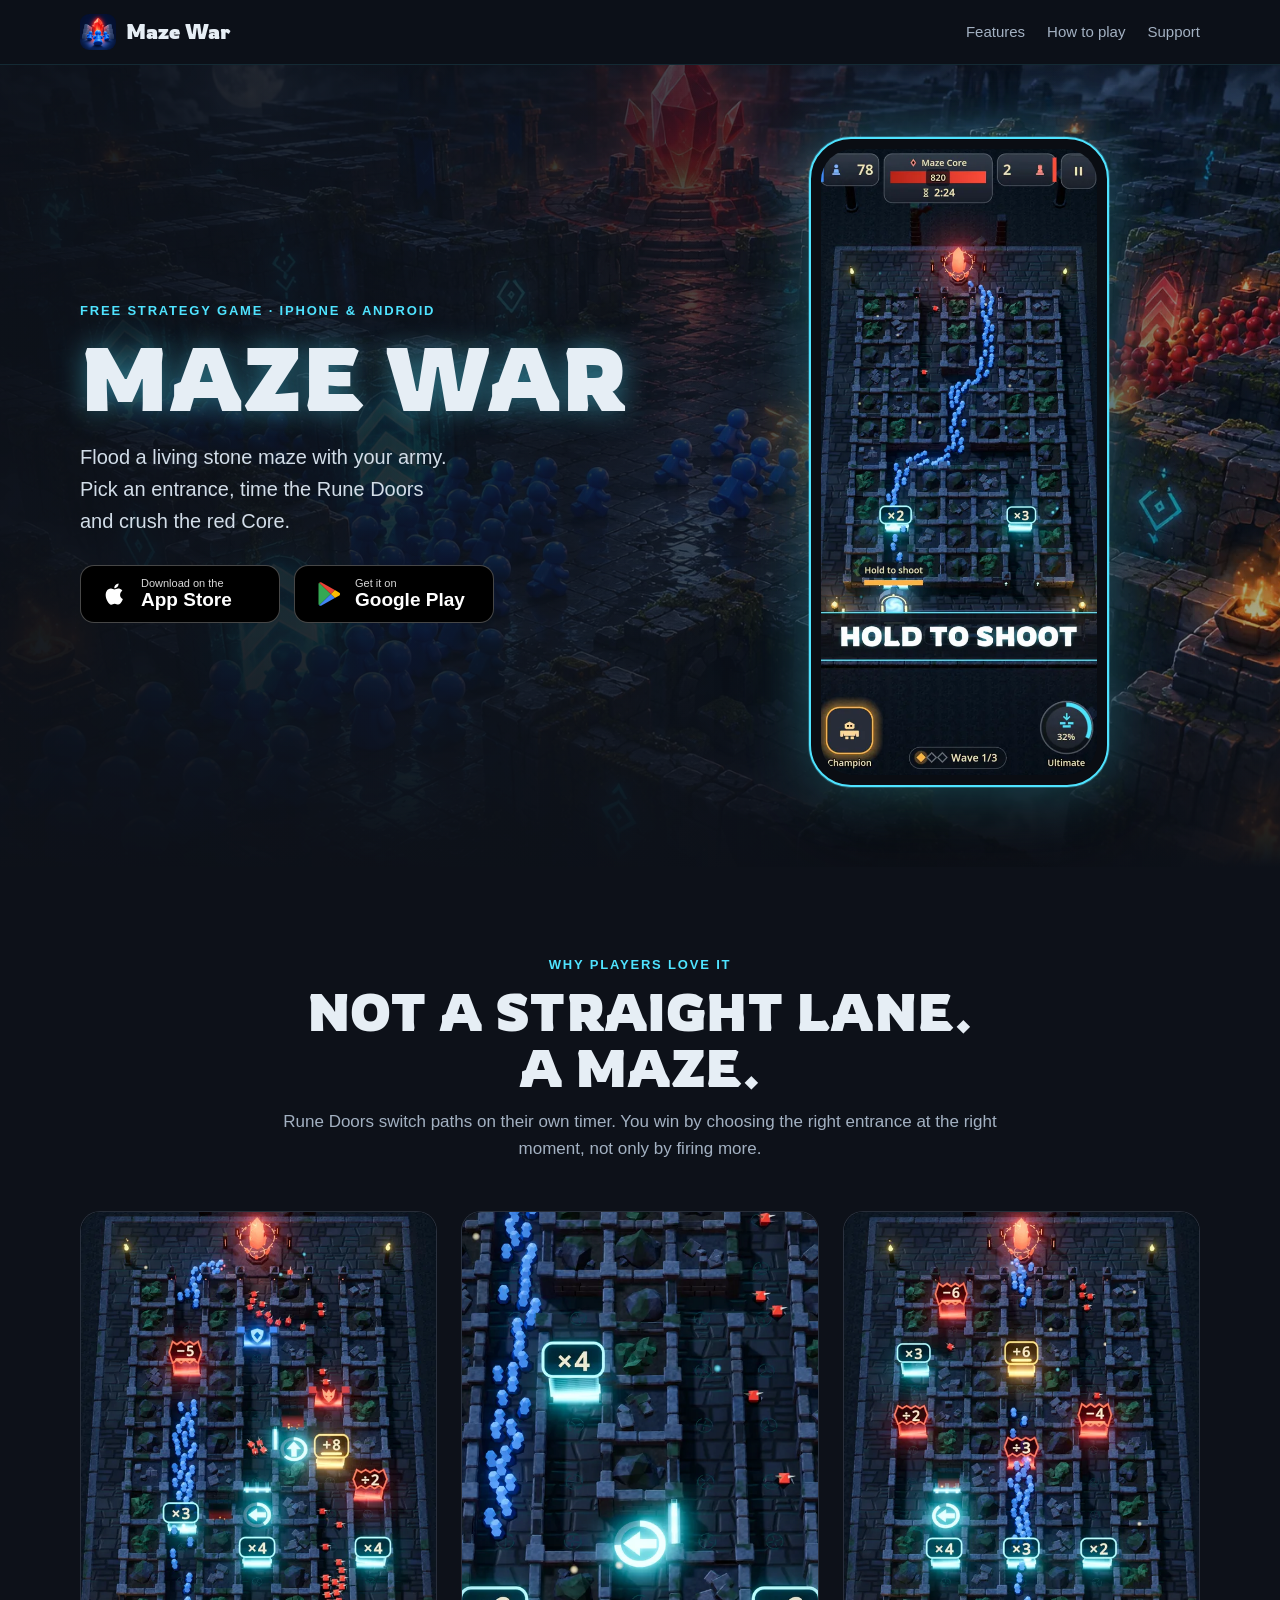
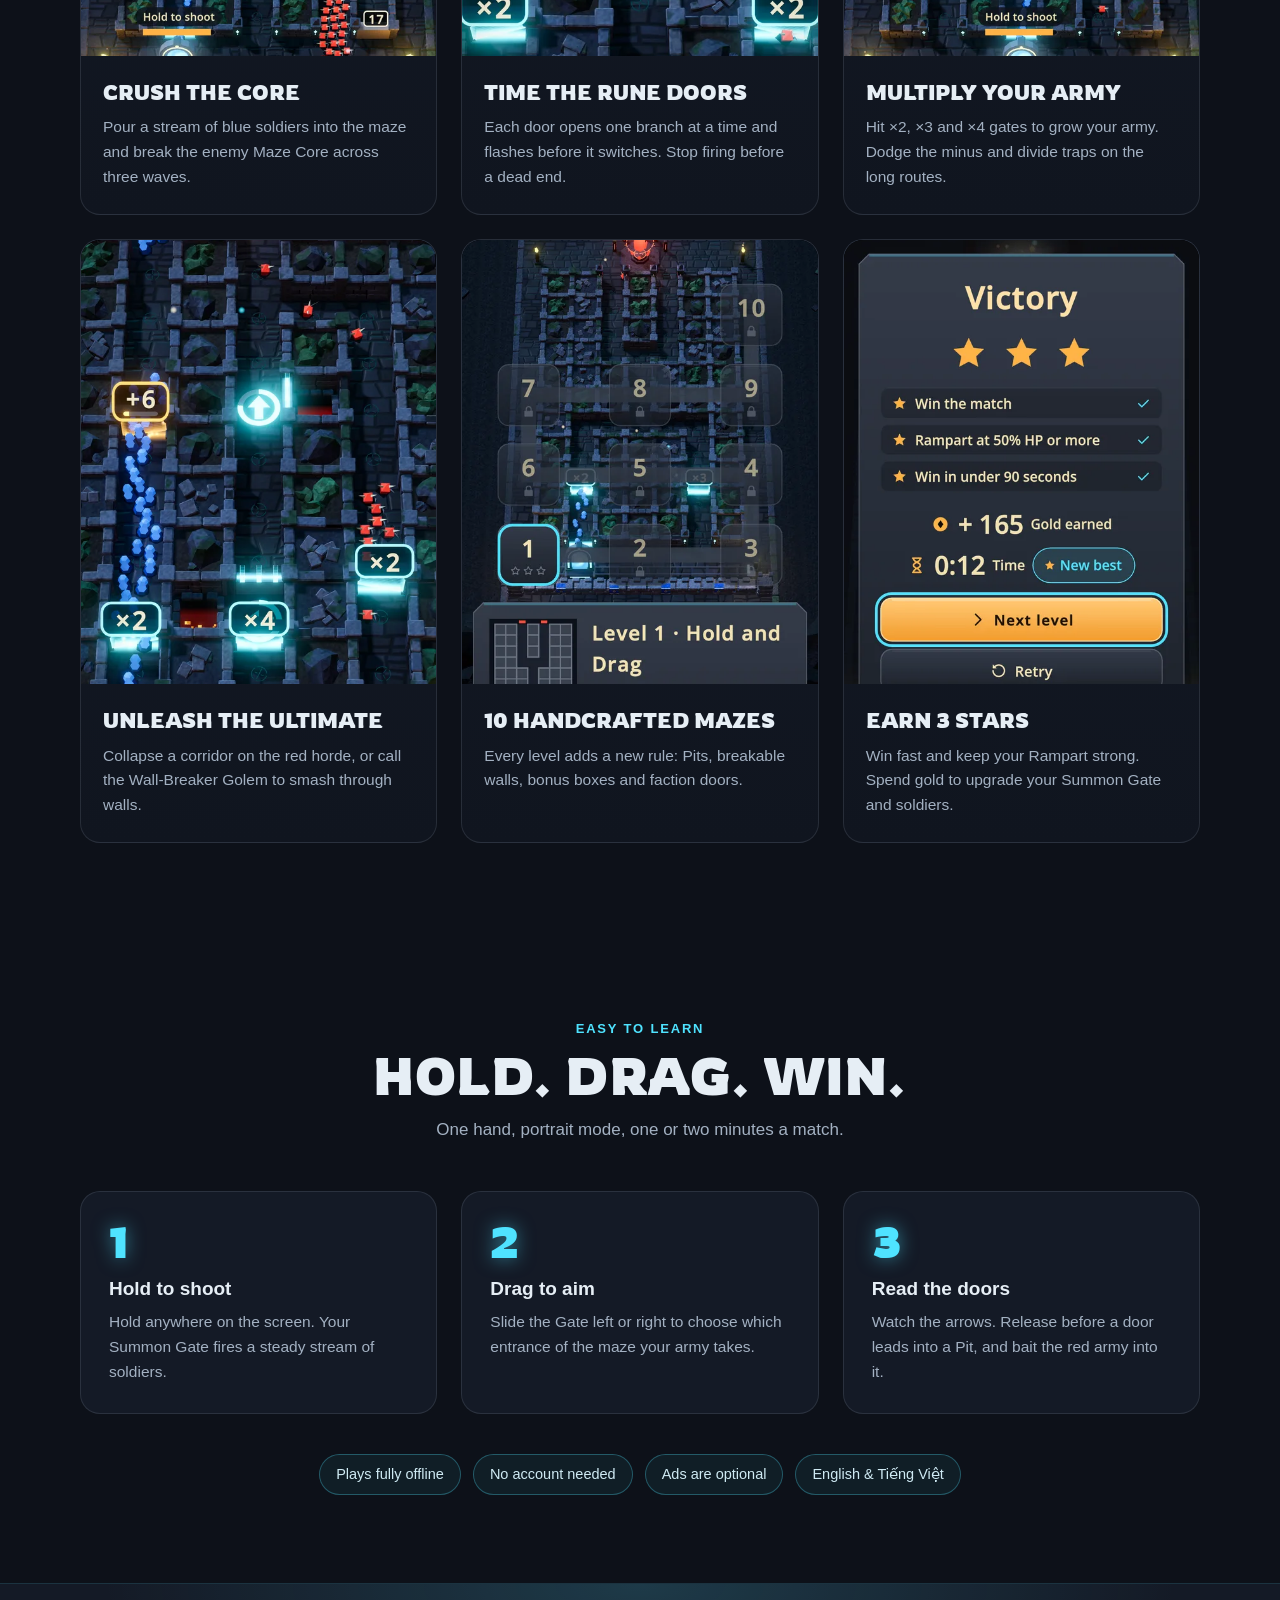
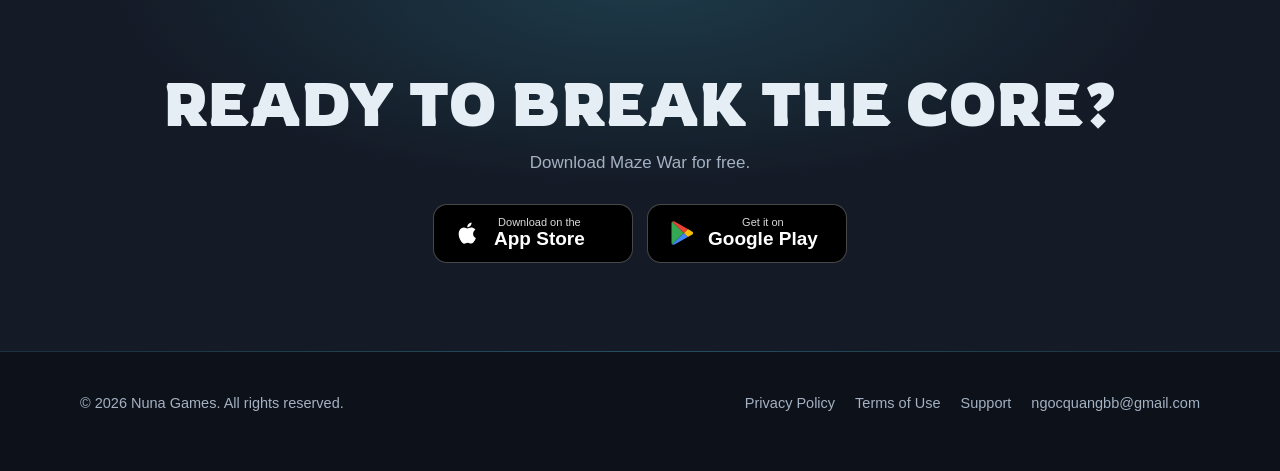
<file: index.html>
<!doctype html>
<html lang="en">
<head>
  <meta charset="utf-8">
  <meta name="viewport" content="width=device-width, initial-scale=1">
  <title>Maze War — Crowd battle in a living maze</title>
  <meta name="description" content="Flood a living stone maze with your army. Read the Rune Doors, hit the ×4 gates and crush the red Core. Free on iPhone and Android.">
  <link rel="canonical" href="https://ngocquang.github.io/game-maze-war-landing/">
  <meta property="og:type" content="website">
  <meta property="og:title" content="Maze War — Crowd battle in a living maze">
  <meta property="og:description" content="Flood a living stone maze with your army. Read the Rune Doors, hit the ×4 gates and crush the red Core. Free on iPhone and Android.">
  <meta property="og:image" content="https://ngocquang.github.io/game-maze-war-landing/assets/img/og.jpg">
  <meta property="og:url" content="https://ngocquang.github.io/game-maze-war-landing/">
  <meta name="twitter:card" content="summary_large_image">
  <meta name="theme-color" content="#0d1119">
  <meta name="apple-itunes-app" content="app-id=6837933106">
  <link rel="icon" href="favicon.png">
  <link rel="apple-touch-icon" href="apple-touch-icon.png">
  <link rel="stylesheet" href="styles.css">
</head>
<body>
  <header class="nav">
    <div class="wrap">
      <a class="brand" href="./"><img src="assets/img/icon-256.png" alt="">Maze War</a>
      <nav class="nav-links">
        <a href="./#features">Features</a>
        <a href="./#how">How to play</a>
        <a href="support.html">Support</a>
      </nav>
    </div>
  </header>

  <main>
    <section class="hero">
      <div class="wrap">
        <div>
          <div class="eyebrow">Free strategy game · iPhone &amp; Android</div>
          <h1 class="display">Maze War</h1>
          <p class="lead">Flood a living stone maze with your army. Pick an entrance, time the Rune Doors and crush the red Core.</p>
          <div class="stores">
          <a class="store" href="https://apps.apple.com/app/id6837933106" rel="noopener"><svg viewBox="0 0 24 24" aria-hidden="true"><path fill="currentColor" d="M16.37 12.6c-.02-2.3 1.88-3.4 1.96-3.46-1.07-1.56-2.73-1.78-3.32-1.8-1.41-.14-2.76.83-3.48.83-.72 0-1.82-.81-3-.79-1.54.02-2.96.9-3.76 2.27-1.6 2.78-.41 6.9 1.15 9.16.76 1.1 1.67 2.34 2.86 2.3 1.15-.05 1.58-.74 2.97-.74 1.38 0 1.77.74 2.98.72 1.23-.02 2.01-1.12 2.76-2.23.87-1.28 1.23-2.52 1.25-2.58-.03-.01-2.4-.92-2.42-3.66zM14.1 5.86c.63-.77 1.06-1.83.94-2.89-.91.04-2.02.61-2.67 1.37-.58.67-1.1 1.76-.96 2.8 1.02.08 2.06-.52 2.69-1.28z"/></svg><span><small>Download on the</small><b>App Store</b></span></a>
          <a class="store" href="https://play.google.com/store/apps/details?id=com.nuna.mazewar" rel="noopener"><svg viewBox="0 0 24 24" aria-hidden="true"><path fill="#34A853" d="M3.6 2.3 13.5 12l-9.9 9.7c-.35-.2-.6-.6-.6-1.1V3.4c0-.5.25-.9.6-1.1z"/><path fill="#FBBC04" d="m17 8.6-3.5 3.4L17 15.4l3.9-2.2c.8-.5.8-1.7 0-2.2L17 8.6z"/><path fill="#4285F4" d="M3.6 21.7 13.5 12l3.5 3.4L5.2 22c-.6.3-1.2.2-1.6-.3z"/><path fill="#EA4335" d="M3.6 2.3c.4-.5 1-.6 1.6-.3L17 8.6 13.5 12 3.6 2.3z"/></svg><span><small>Get it on</small><b>Google Play</b></span></a>
        </div>
        </div>
        <div class="phone">
          <video src="assets/video/preview-en.mp4" poster="assets/img/poster.webp" autoplay muted loop playsinline preload="metadata" aria-label="Maze War gameplay video"></video>
        </div>
      </div>
    </section>

    <section id="features">
      <div class="wrap">
        <div class="section-head reveal">
          <div class="eyebrow">Why players love it</div>
          <h2 class="display">Not a straight lane. A maze.</h2>
          <p>Rune Doors switch paths on their own timer. You win by choosing the right entrance at the right moment, not only by firing more.</p>
        </div>
        <div class="features">
        <article class="card reveal">
          <div class="shot"><img src="assets/img/en-s-l9-st300.webp" alt="Crush the Core — Maze War gameplay" loading="lazy" width="560" height="1216"></div>
          <div class="body"><h3>Crush the Core</h3><p>Pour a stream of blue soldiers into the maze and break the enemy Maze Core across three waves.</p></div>
        </article>
        <article class="card reveal">
          <div class="shot"><img src="assets/img/en-z-l1-w12-z18.webp" alt="Time the Rune Doors — Maze War gameplay" loading="lazy" width="560" height="1216"></div>
          <div class="body"><h3>Time the Rune Doors</h3><p>Each door opens one branch at a time and flashes before it switches. Stop firing before a dead end.</p></div>
        </article>
        <article class="card reveal">
          <div class="shot"><img src="assets/img/en-s-l6-st250.webp" alt="Multiply your army — Maze War gameplay" loading="lazy" width="560" height="1216"></div>
          <div class="body"><h3>Multiply your army</h3><p>Hit ×2, ×3 and ×4 gates to grow your army. Dodge the minus and divide traps on the long routes.</p></div>
        </article>
        <article class="card reveal">
          <div class="shot"><img src="assets/img/en-z-l7-w25-z16.webp" alt="Unleash the Ultimate — Maze War gameplay" loading="lazy" width="560" height="1216"></div>
          <div class="body"><h3>Unleash the Ultimate</h3><p>Collapse a corridor on the red horde, or call the Wall-Breaker Golem to smash through walls.</p></div>
        </article>
        <article class="card reveal">
          <div class="shot"><img src="assets/img/en-u-map.webp" alt="10 handcrafted mazes — Maze War gameplay" loading="lazy" width="560" height="1216"></div>
          <div class="body"><h3>10 handcrafted mazes</h3><p>Every level adds a new rule: Pits, breakable walls, bonus boxes and faction doors.</p></div>
        </article>
        <article class="card reveal">
          <div class="shot"><img src="assets/img/en-u-win.webp" alt="Earn 3 stars — Maze War gameplay" loading="lazy" width="560" height="1216"></div>
          <div class="body"><h3>Earn 3 stars</h3><p>Win fast and keep your Rampart strong. Spend gold to upgrade your Summon Gate and soldiers.</p></div>
        </article>
        </div>
      </div>
    </section>

    <section id="how">
      <div class="wrap">
        <div class="section-head reveal">
          <div class="eyebrow">Easy to learn</div>
          <h2 class="display">Hold. Drag. Win.</h2>
          <p>One hand, portrait mode, one or two minutes a match.</p>
        </div>
        <div class="steps">
          <div class="step reveal"><h3>Hold to shoot</h3><p>Hold anywhere on the screen. Your Summon Gate fires a steady stream of soldiers.</p></div>
          <div class="step reveal"><h3>Drag to aim</h3><p>Slide the Gate left or right to choose which entrance of the maze your army takes.</p></div>
          <div class="step reveal"><h3>Read the doors</h3><p>Watch the arrows. Release before a door leads into a Pit, and bait the red army into it.</p></div>
        </div>
        <div class="facts reveal">
          <span class="fact">Plays fully offline</span>
          <span class="fact">No account needed</span>
          <span class="fact">Ads are optional</span>
          <span class="fact">English &amp; Tiếng Việt</span>
        </div>
      </div>
    </section>

    <section class="cta">
      <div class="wrap reveal">
        <h2 class="display">Ready to break the Core?</h2>
        <p>Download Maze War for free.</p>
        <div class="stores">
          <a class="store" href="https://apps.apple.com/app/id6837933106" rel="noopener"><svg viewBox="0 0 24 24" aria-hidden="true"><path fill="currentColor" d="M16.37 12.6c-.02-2.3 1.88-3.4 1.96-3.46-1.07-1.56-2.73-1.78-3.32-1.8-1.41-.14-2.76.83-3.48.83-.72 0-1.82-.81-3-.79-1.54.02-2.96.9-3.76 2.27-1.6 2.78-.41 6.9 1.15 9.16.76 1.1 1.67 2.34 2.86 2.3 1.15-.05 1.58-.74 2.97-.74 1.38 0 1.77.74 2.98.72 1.23-.02 2.01-1.12 2.76-2.23.87-1.28 1.23-2.52 1.25-2.58-.03-.01-2.4-.92-2.42-3.66zM14.1 5.86c.63-.77 1.06-1.83.94-2.89-.91.04-2.02.61-2.67 1.37-.58.67-1.1 1.76-.96 2.8 1.02.08 2.06-.52 2.69-1.28z"/></svg><span><small>Download on the</small><b>App Store</b></span></a>
          <a class="store" href="https://play.google.com/store/apps/details?id=com.nuna.mazewar" rel="noopener"><svg viewBox="0 0 24 24" aria-hidden="true"><path fill="#34A853" d="M3.6 2.3 13.5 12l-9.9 9.7c-.35-.2-.6-.6-.6-1.1V3.4c0-.5.25-.9.6-1.1z"/><path fill="#FBBC04" d="m17 8.6-3.5 3.4L17 15.4l3.9-2.2c.8-.5.8-1.7 0-2.2L17 8.6z"/><path fill="#4285F4" d="M3.6 21.7 13.5 12l3.5 3.4L5.2 22c-.6.3-1.2.2-1.6-.3z"/><path fill="#EA4335" d="M3.6 2.3c.4-.5 1-.6 1.6-.3L17 8.6 13.5 12 3.6 2.3z"/></svg><span><small>Get it on</small><b>Google Play</b></span></a>
        </div>
      </div>
    </section>
  </main>
  <footer>
    <div class="wrap">
      <span>© 2026 Nuna Games. All rights reserved.</span>
      <nav>
        <a href="privacy.html">Privacy Policy</a>
        <a href="terms.html">Terms of Use</a>
        <a href="support.html">Support</a>
        <a href="mailto:ngocquangbb@gmail.com">ngocquangbb@gmail.com</a>
      </nav>
    </div>
  </footer>
  <script src="site.js" defer></script>
</body>
</html>
</file>
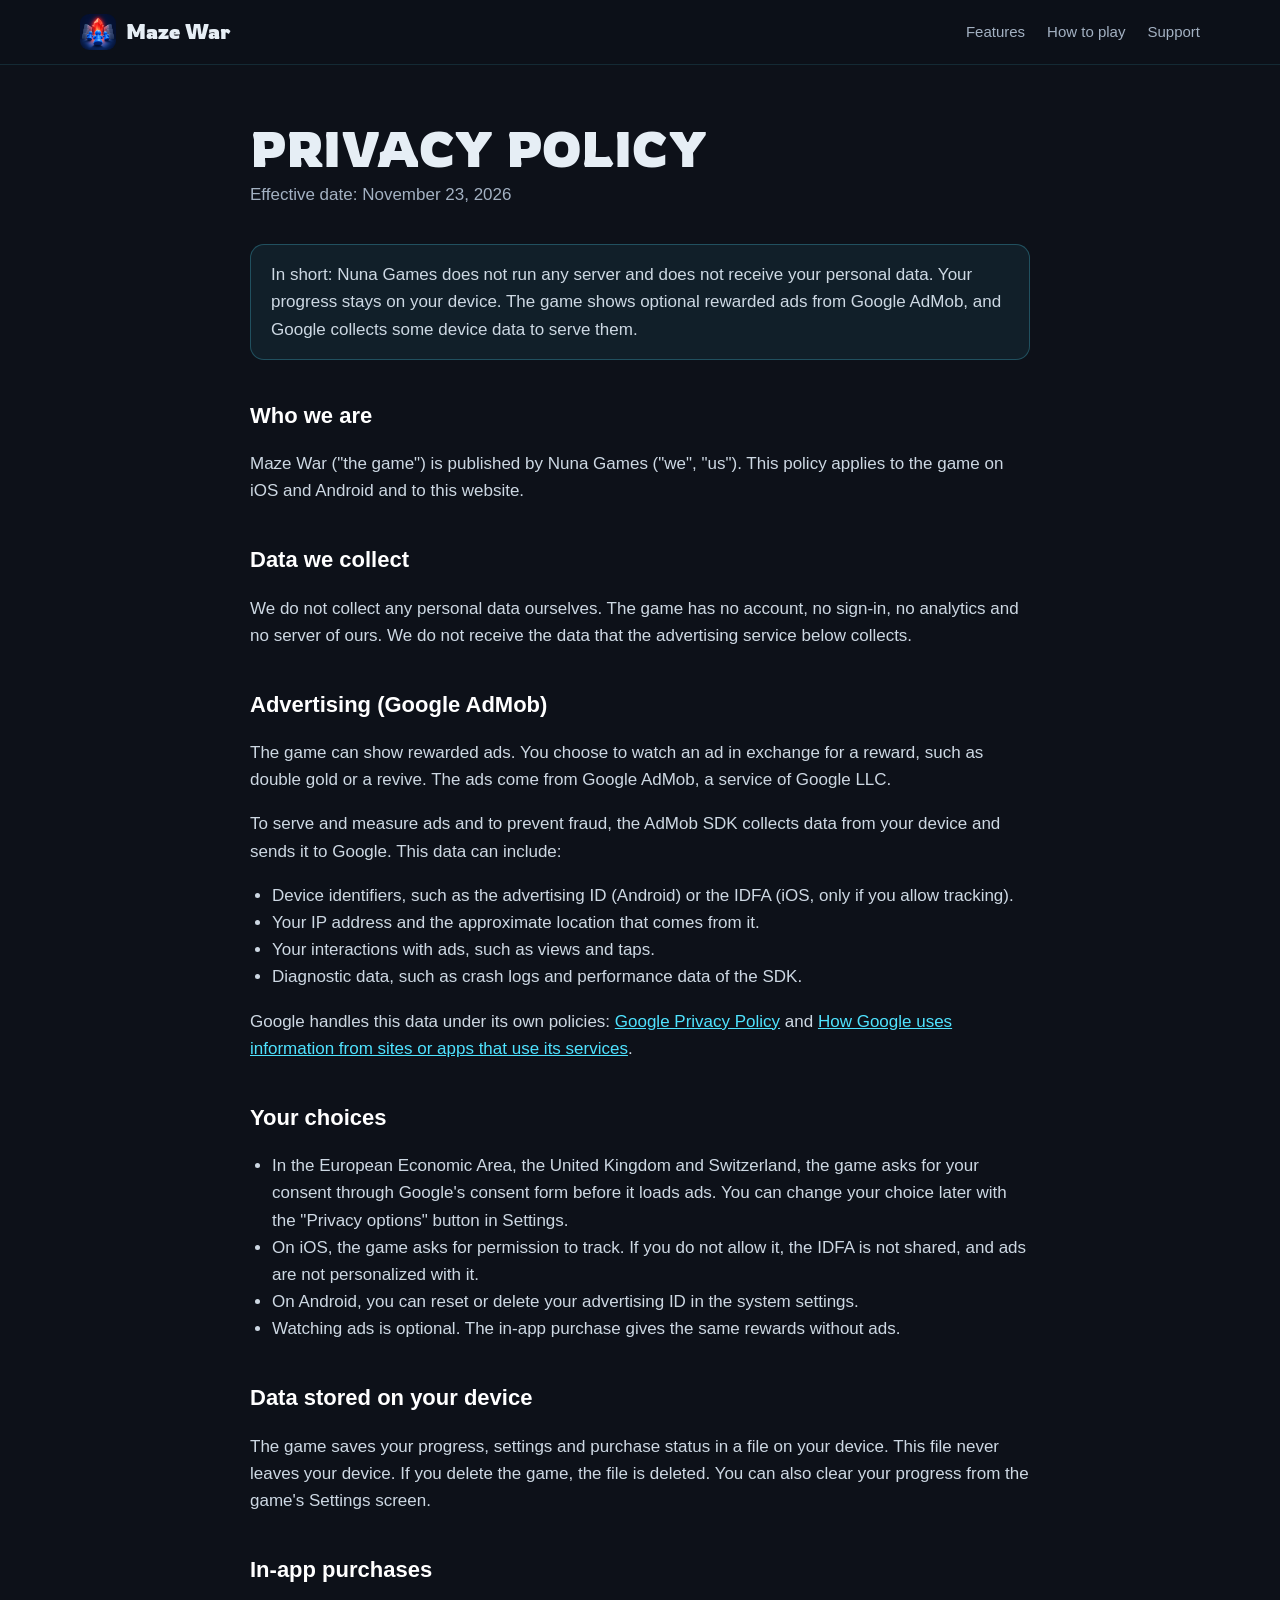
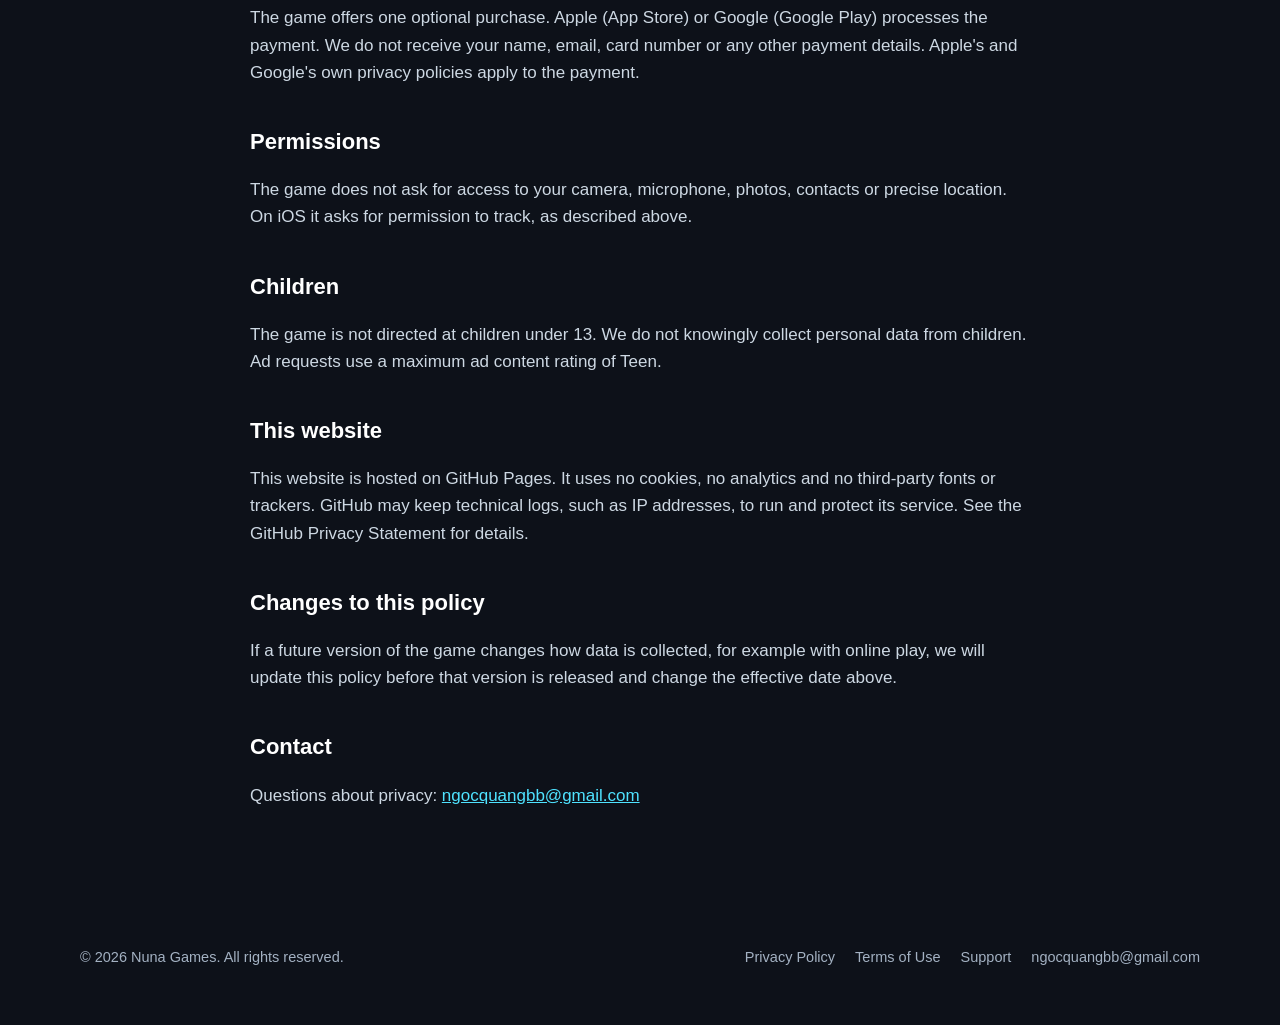
<file: privacy.html>
<!doctype html>
<html lang="en">
<head>
  <meta charset="utf-8">
  <meta name="viewport" content="width=device-width, initial-scale=1">
  <title>Privacy Policy — Maze War</title>
  <meta name="description" content="How Maze War handles your information, including the rewarded ads served by Google AdMob.">
  <link rel="canonical" href="https://ngocquang.github.io/game-maze-war-landing/privacy.html">
  <meta property="og:type" content="website">
  <meta property="og:title" content="Privacy Policy — Maze War">
  <meta property="og:description" content="How Maze War handles your information, including the rewarded ads served by Google AdMob.">
  <meta property="og:image" content="https://ngocquang.github.io/game-maze-war-landing/assets/img/og.jpg">
  <meta property="og:url" content="https://ngocquang.github.io/game-maze-war-landing/privacy.html">
  <meta name="twitter:card" content="summary_large_image">
  <meta name="theme-color" content="#0d1119">
  <meta name="apple-itunes-app" content="app-id=6837933106">
  <link rel="icon" href="favicon.png">
  <link rel="apple-touch-icon" href="apple-touch-icon.png">
  <link rel="stylesheet" href="styles.css">
</head>
<body>
  <header class="nav">
    <div class="wrap">
      <a class="brand" href="./"><img src="assets/img/icon-256.png" alt="">Maze War</a>
      <nav class="nav-links">
        <a href="./#features">Features</a>
        <a href="./#how">How to play</a>
        <a href="support.html">Support</a>
      </nav>
    </div>
  </header>

  <main class="doc">
    <div class="wrap">
      <h1 class="display">Privacy Policy</h1>
      <p class="meta">Effective date: November 23, 2026</p>
      <p class="note">In short: Nuna Games does not run any server and does not receive your personal data. Your progress stays on your device. The game shows optional rewarded ads from Google AdMob, and Google collects some device data to serve them.</p>

      <h2>Who we are</h2>
      <p>Maze War ("the game") is published by Nuna Games ("we", "us"). This policy applies to the game on iOS and Android and to this website.</p>

      <h2>Data we collect</h2>
      <p>We do not collect any personal data ourselves. The game has no account, no sign-in, no analytics and no server of ours. We do not receive the data that the advertising service below collects.</p>

      <h2>Advertising (Google AdMob)</h2>
      <p>The game can show rewarded ads. You choose to watch an ad in exchange for a reward, such as double gold or a revive. The ads come from Google AdMob, a service of Google LLC.</p>
      <p>To serve and measure ads and to prevent fraud, the AdMob SDK collects data from your device and sends it to Google. This data can include:</p>
      <ul>
        <li>Device identifiers, such as the advertising ID (Android) or the IDFA (iOS, only if you allow tracking).</li>
        <li>Your IP address and the approximate location that comes from it.</li>
        <li>Your interactions with ads, such as views and taps.</li>
        <li>Diagnostic data, such as crash logs and performance data of the SDK.</li>
      </ul>
      <p>Google handles this data under its own policies: <a href="https://policies.google.com/privacy" rel="noopener">Google Privacy Policy</a> and <a href="https://policies.google.com/technologies/partner-sites" rel="noopener">How Google uses information from sites or apps that use its services</a>.</p>

      <h2>Your choices</h2>
      <ul>
        <li>In the European Economic Area, the United Kingdom and Switzerland, the game asks for your consent through Google's consent form before it loads ads. You can change your choice later with the "Privacy options" button in Settings.</li>
        <li>On iOS, the game asks for permission to track. If you do not allow it, the IDFA is not shared, and ads are not personalized with it.</li>
        <li>On Android, you can reset or delete your advertising ID in the system settings.</li>
        <li>Watching ads is optional. The in-app purchase gives the same rewards without ads.</li>
      </ul>

      <h2>Data stored on your device</h2>
      <p>The game saves your progress, settings and purchase status in a file on your device. This file never leaves your device. If you delete the game, the file is deleted. You can also clear your progress from the game's Settings screen.</p>

      <h2>In-app purchases</h2>
      <p>The game offers one optional purchase. Apple (App Store) or Google (Google Play) processes the payment. We do not receive your name, email, card number or any other payment details. Apple's and Google's own privacy policies apply to the payment.</p>

      <h2>Permissions</h2>
      <p>The game does not ask for access to your camera, microphone, photos, contacts or precise location. On iOS it asks for permission to track, as described above.</p>

      <h2>Children</h2>
      <p>The game is not directed at children under 13. We do not knowingly collect personal data from children. Ad requests use a maximum ad content rating of Teen.</p>

      <h2>This website</h2>
      <p>This website is hosted on GitHub Pages. It uses no cookies, no analytics and no third-party fonts or trackers. GitHub may keep technical logs, such as IP addresses, to run and protect its service. See the GitHub Privacy Statement for details.</p>

      <h2>Changes to this policy</h2>
      <p>If a future version of the game changes how data is collected, for example with online play, we will update this policy before that version is released and change the effective date above.</p>

      <h2>Contact</h2>
      <p>Questions about privacy: <a href="mailto:ngocquangbb@gmail.com">ngocquangbb@gmail.com</a></p>
    </div>
  </main>
  <footer>
    <div class="wrap">
      <span>© 2026 Nuna Games. All rights reserved.</span>
      <nav>
        <a href="privacy.html">Privacy Policy</a>
        <a href="terms.html">Terms of Use</a>
        <a href="support.html">Support</a>
        <a href="mailto:ngocquangbb@gmail.com">ngocquangbb@gmail.com</a>
      </nav>
    </div>
  </footer>
  <script src="site.js" defer></script>
</body>
</html>
</file>
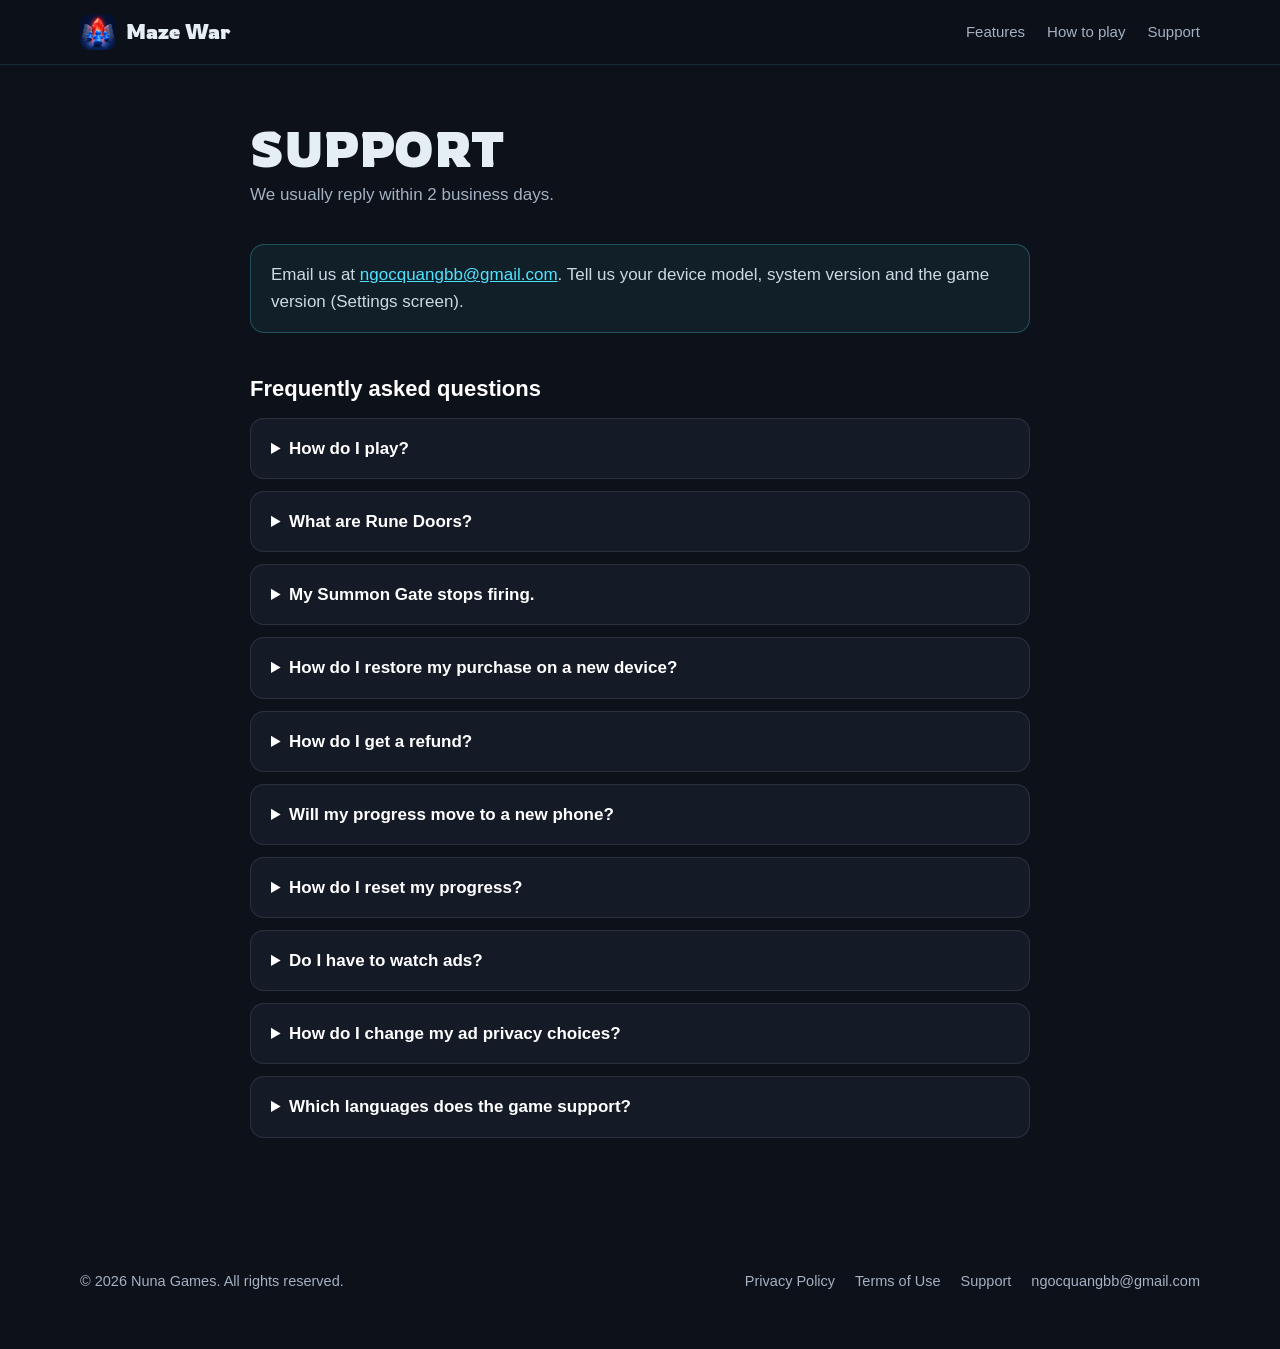
<file: support.html>
<!doctype html>
<html lang="en">
<head>
  <meta charset="utf-8">
  <meta name="viewport" content="width=device-width, initial-scale=1">
  <title>Support — Maze War</title>
  <meta name="description" content="Help for Maze War: restore purchases, progress and contact.">
  <link rel="canonical" href="https://ngocquang.github.io/game-maze-war-landing/support.html">
  <meta property="og:type" content="website">
  <meta property="og:title" content="Support — Maze War">
  <meta property="og:description" content="Help for Maze War: restore purchases, progress and contact.">
  <meta property="og:image" content="https://ngocquang.github.io/game-maze-war-landing/assets/img/og.jpg">
  <meta property="og:url" content="https://ngocquang.github.io/game-maze-war-landing/support.html">
  <meta name="twitter:card" content="summary_large_image">
  <meta name="theme-color" content="#0d1119">
  <meta name="apple-itunes-app" content="app-id=6837933106">
  <link rel="icon" href="favicon.png">
  <link rel="apple-touch-icon" href="apple-touch-icon.png">
  <link rel="stylesheet" href="styles.css">
</head>
<body>
  <header class="nav">
    <div class="wrap">
      <a class="brand" href="./"><img src="assets/img/icon-256.png" alt="">Maze War</a>
      <nav class="nav-links">
        <a href="./#features">Features</a>
        <a href="./#how">How to play</a>
        <a href="support.html">Support</a>
      </nav>
    </div>
  </header>

  <main class="doc">
    <div class="wrap">
      <h1 class="display">Support</h1>
      <p class="meta">We usually reply within 2 business days.</p>
      <p class="note">Email us at <a href="mailto:ngocquangbb@gmail.com?subject=Maze%20War%20support">ngocquangbb@gmail.com</a>. Tell us your device model, system version and the game version (Settings screen).</p>

      <div class="faq">
        <h2>Frequently asked questions</h2>
        <details><summary>How do I play?</summary><p>Hold anywhere on the screen to fire soldiers from your Summon Gate. Drag left or right to choose an entrance of the maze. Send your army through multiplier gates and break the red Maze Core before time runs out.</p></details>
        <details><summary>What are Rune Doors?</summary><p>A Rune Door opens one branch at a time and switches on its own timer. It flashes 1.5 seconds before it switches, and its arrow always shows the open branch. Stop firing before a door leads your soldiers into a dead end.</p></details>
        <details><summary>My Summon Gate stops firing.</summary><p>The Gate overheats when you fire for too long. Release your finger to cool it down, then hold again.</p></details>
        <details><summary>How do I restore my purchase on a new device?</summary><p>Open Settings and tap "Restore purchases". Use the same Apple ID or Google account that you used to buy.</p></details>
        <details><summary>How do I get a refund?</summary><p>Payments go through Apple or Google. Ask for a refund at reportaproblem.apple.com (iPhone) or in Google Play under Payments &amp; subscriptions (Android).</p></details>
        <details><summary>Will my progress move to a new phone?</summary><p>No. Progress is saved only on your device, and the game has no account or cloud save in this version. Your purchase can be restored on a new device.</p></details>
        <details><summary>How do I reset my progress?</summary><p>Open Settings and tap "Reset progress", then confirm. Your settings are kept.</p></details>
        <details><summary>Do I have to watch ads?</summary><p>No. Ads are optional. You can watch a short ad to double your gold or to revive the Rampart. The Instant Rewards Pack gives the same rewards without ads.</p></details>
        <details><summary>How do I change my ad privacy choices?</summary><p>Open Settings and tap "Privacy options". This button shows only in regions where a consent choice is required.</p></details>
        <details><summary>Which languages does the game support?</summary><p>English and Vietnamese. The game follows your device language, and you can change it in Settings.</p></details>
      </div>
    </div>
  </main>
  <footer>
    <div class="wrap">
      <span>© 2026 Nuna Games. All rights reserved.</span>
      <nav>
        <a href="privacy.html">Privacy Policy</a>
        <a href="terms.html">Terms of Use</a>
        <a href="support.html">Support</a>
        <a href="mailto:ngocquangbb@gmail.com">ngocquangbb@gmail.com</a>
      </nav>
    </div>
  </footer>
  <script src="site.js" defer></script>
</body>
</html>
</file>
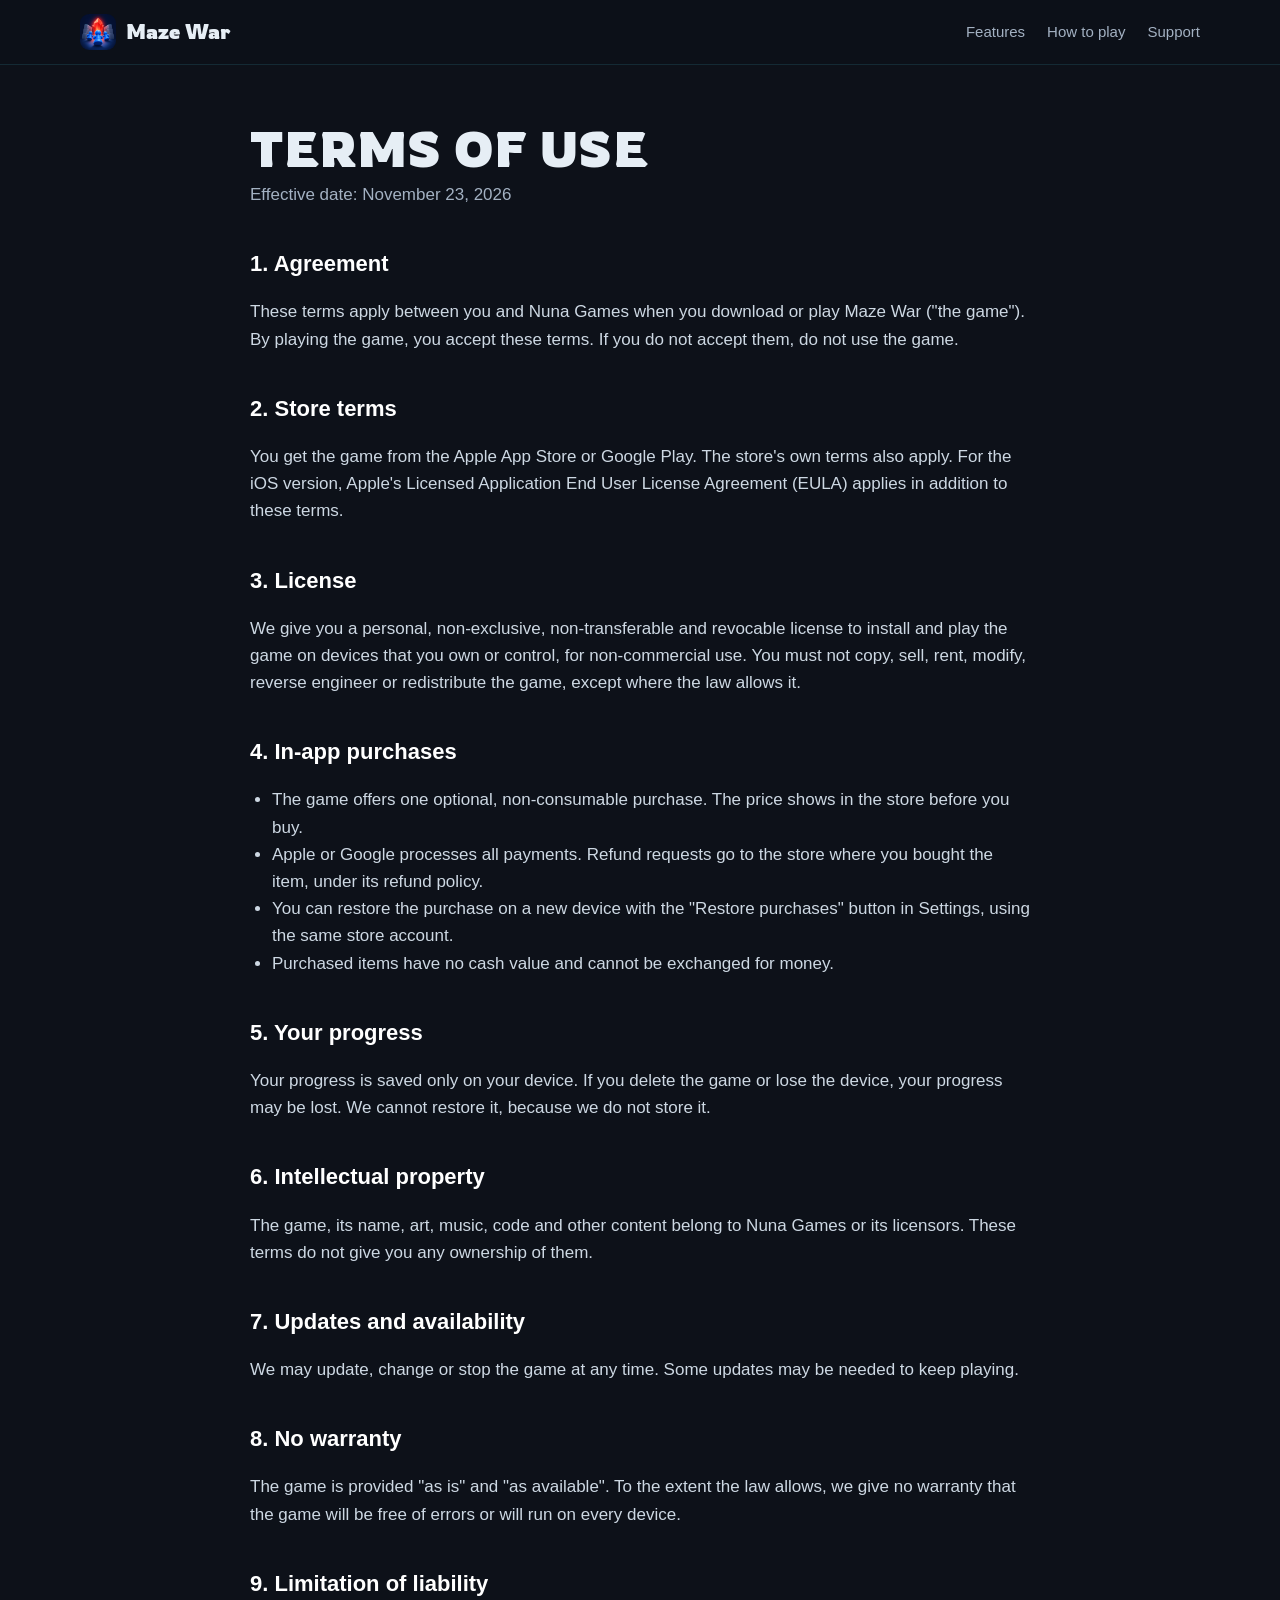
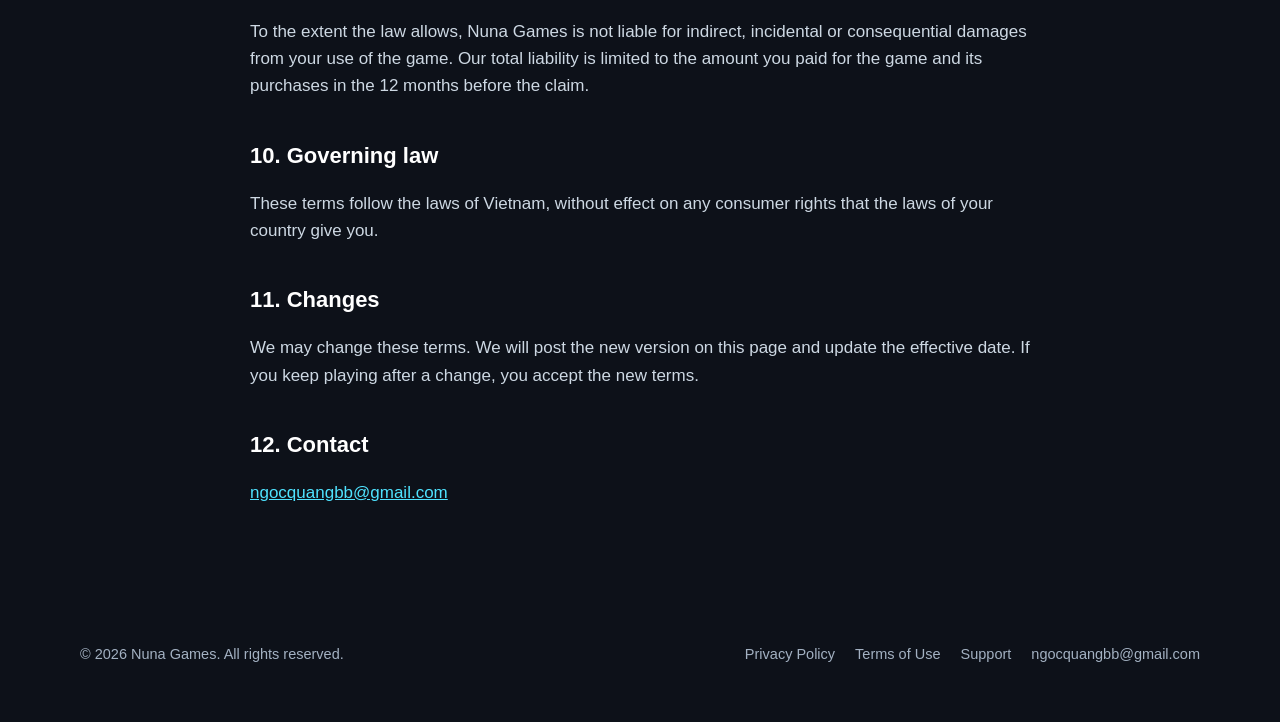
<file: terms.html>
<!doctype html>
<html lang="en">
<head>
  <meta charset="utf-8">
  <meta name="viewport" content="width=device-width, initial-scale=1">
  <title>Terms of Use — Maze War</title>
  <meta name="description" content="The terms that apply when you download and play Maze War.">
  <link rel="canonical" href="https://ngocquang.github.io/game-maze-war-landing/terms.html">
  <meta property="og:type" content="website">
  <meta property="og:title" content="Terms of Use — Maze War">
  <meta property="og:description" content="The terms that apply when you download and play Maze War.">
  <meta property="og:image" content="https://ngocquang.github.io/game-maze-war-landing/assets/img/og.jpg">
  <meta property="og:url" content="https://ngocquang.github.io/game-maze-war-landing/terms.html">
  <meta name="twitter:card" content="summary_large_image">
  <meta name="theme-color" content="#0d1119">
  <meta name="apple-itunes-app" content="app-id=6837933106">
  <link rel="icon" href="favicon.png">
  <link rel="apple-touch-icon" href="apple-touch-icon.png">
  <link rel="stylesheet" href="styles.css">
</head>
<body>
  <header class="nav">
    <div class="wrap">
      <a class="brand" href="./"><img src="assets/img/icon-256.png" alt="">Maze War</a>
      <nav class="nav-links">
        <a href="./#features">Features</a>
        <a href="./#how">How to play</a>
        <a href="support.html">Support</a>
      </nav>
    </div>
  </header>

  <main class="doc">
    <div class="wrap">
      <h1 class="display">Terms of Use</h1>
      <p class="meta">Effective date: November 23, 2026</p>

      <h2>1. Agreement</h2>
      <p>These terms apply between you and Nuna Games when you download or play Maze War ("the game"). By playing the game, you accept these terms. If you do not accept them, do not use the game.</p>

      <h2>2. Store terms</h2>
      <p>You get the game from the Apple App Store or Google Play. The store's own terms also apply. For the iOS version, Apple's Licensed Application End User License Agreement (EULA) applies in addition to these terms.</p>

      <h2>3. License</h2>
      <p>We give you a personal, non-exclusive, non-transferable and revocable license to install and play the game on devices that you own or control, for non-commercial use. You must not copy, sell, rent, modify, reverse engineer or redistribute the game, except where the law allows it.</p>

      <h2>4. In-app purchases</h2>
      <ul>
        <li>The game offers one optional, non-consumable purchase. The price shows in the store before you buy.</li>
        <li>Apple or Google processes all payments. Refund requests go to the store where you bought the item, under its refund policy.</li>
        <li>You can restore the purchase on a new device with the "Restore purchases" button in Settings, using the same store account.</li>
        <li>Purchased items have no cash value and cannot be exchanged for money.</li>
      </ul>

      <h2>5. Your progress</h2>
      <p>Your progress is saved only on your device. If you delete the game or lose the device, your progress may be lost. We cannot restore it, because we do not store it.</p>

      <h2>6. Intellectual property</h2>
      <p>The game, its name, art, music, code and other content belong to Nuna Games or its licensors. These terms do not give you any ownership of them.</p>

      <h2>7. Updates and availability</h2>
      <p>We may update, change or stop the game at any time. Some updates may be needed to keep playing.</p>

      <h2>8. No warranty</h2>
      <p>The game is provided "as is" and "as available". To the extent the law allows, we give no warranty that the game will be free of errors or will run on every device.</p>

      <h2>9. Limitation of liability</h2>
      <p>To the extent the law allows, Nuna Games is not liable for indirect, incidental or consequential damages from your use of the game. Our total liability is limited to the amount you paid for the game and its purchases in the 12 months before the claim.</p>

      <h2>10. Governing law</h2>
      <p>These terms follow the laws of Vietnam, without effect on any consumer rights that the laws of your country give you.</p>

      <h2>11. Changes</h2>
      <p>We may change these terms. We will post the new version on this page and update the effective date. If you keep playing after a change, you accept the new terms.</p>

      <h2>12. Contact</h2>
      <p><a href="mailto:ngocquangbb@gmail.com">ngocquangbb@gmail.com</a></p>
    </div>
  </main>
  <footer>
    <div class="wrap">
      <span>© 2026 Nuna Games. All rights reserved.</span>
      <nav>
        <a href="privacy.html">Privacy Policy</a>
        <a href="terms.html">Terms of Use</a>
        <a href="support.html">Support</a>
        <a href="mailto:ngocquangbb@gmail.com">ngocquangbb@gmail.com</a>
      </nav>
    </div>
  </footer>
  <script src="site.js" defer></script>
</body>
</html>
</file>
<file: styles.css>
@font-face{font-family:"Rowdies";src:url("assets/fonts/Rowdies-Bold.ttf") format("truetype");font-weight:700;font-display:swap}
:root{--night:#0d1119;--night-2:#141a26;--stone:#39414f;--stone-2:#6b7484;--rune:#4fe3ff;--torch:#ffb347;--blue:#3d8bff;--red:#ff4d3d;--bone:#f2e3b3;--text:#e6eef5;--muted:#a3b1c2;--radius:20px;--ease:cubic-bezier(0.22,1,0.36,1)}
*{box-sizing:border-box}
html{scroll-behavior:smooth}
body{margin:0;background:var(--night);color:var(--text);font:17px/1.6 -apple-system,BlinkMacSystemFont,"Segoe UI",Roboto,"Helvetica Neue",Arial,sans-serif;-webkit-font-smoothing:antialiased}
a{color:var(--rune)}
img,video{max-width:100%;display:block}
.wrap{width:min(1120px,100% - 40px);margin:0 auto}
.display{font-family:"Rowdies",system-ui,sans-serif;font-weight:700;letter-spacing:.01em;line-height:1.08;text-transform:uppercase}
.nav{position:sticky;top:0;z-index:20;background:rgba(13,17,25,.78);backdrop-filter:blur(14px);-webkit-backdrop-filter:blur(14px);border-bottom:1px solid rgba(79,227,255,.12)}
.nav .wrap{display:flex;align-items:center;gap:20px;height:64px}
.brand{display:flex;align-items:center;gap:10px;color:var(--text);text-decoration:none;font-family:"Rowdies",sans-serif;font-size:20px}
.brand img{width:36px;height:36px;border-radius:9px}
.nav-links{margin-left:auto;display:flex;gap:22px;align-items:center}
.nav-links a{color:var(--muted);text-decoration:none;font-size:15px;transition:color 200ms var(--ease)}
.nav-links a:hover{color:var(--text)}
.hero{position:relative;overflow:hidden;padding:72px 0 80px;isolation:isolate}
.hero::before{content:"";position:absolute;inset:0;background:url("assets/img/hero.webp") center/cover no-repeat;z-index:-2;transform:scale(1.04)}
.hero::after{content:"";position:absolute;inset:0;background:linear-gradient(90deg,rgba(13,17,25,.96) 0%,rgba(13,17,25,.82) 45%,rgba(13,17,25,.35) 100%),linear-gradient(0deg,var(--night) 0%,transparent 30%);z-index:-1}
.hero .wrap{display:grid;grid-template-columns:1.1fr .9fr;gap:48px;align-items:center}
.eyebrow{color:var(--rune);font-weight:700;letter-spacing:.14em;text-transform:uppercase;font-size:13px}
.hero h1{font-size:clamp(48px,7vw,88px);margin:10px 0 14px;text-shadow:0 0 28px rgba(79,227,255,.45)}
.hero p.lead{font-size:20px;color:#d2dde8;max-width:34ch;margin:0 0 28px}
.stores{display:flex;flex-wrap:wrap;gap:14px}
.store{display:inline-flex;align-items:center;gap:12px;min-width:200px;padding:11px 20px;border-radius:14px;background:#000;color:#fff;text-decoration:none;border:1px solid rgba(255,255,255,.28);transition:transform 220ms var(--ease),box-shadow 220ms var(--ease),border-color 220ms var(--ease)}
.store:hover{transform:translateY(-3px);border-color:var(--rune);box-shadow:0 10px 30px rgba(79,227,255,.25)}
.store svg{width:28px;height:28px;flex:none}
.store small{display:block;font-size:11px;opacity:.85;line-height:1.1}
.store b{display:block;font-size:19px;line-height:1.2;font-weight:600}
.phone{justify-self:center;width:min(300px,80vw);aspect-ratio:886/1920;border-radius:42px;padding:10px;background:#0a0d13;border:2px solid var(--rune);box-shadow:0 0 0 1px rgba(79,227,255,.25),0 0 60px rgba(79,227,255,.35),0 40px 80px rgba(0,0,0,.6)}
.phone video{width:100%;height:100%;object-fit:cover;border-radius:32px;background:#000}
section{padding:88px 0}
.section-head{text-align:center;max-width:720px;margin:0 auto 48px}
.section-head h2{font-size:clamp(32px,4.4vw,52px);margin:8px 0 12px}
.section-head p{color:var(--muted);margin:0}
.features{display:grid;grid-template-columns:repeat(3,1fr);gap:24px}
.card{background:linear-gradient(180deg,var(--night-2),#10151f);border:1px solid rgba(107,116,132,.25);border-radius:var(--radius);overflow:hidden;transition:transform 260ms var(--ease),border-color 260ms var(--ease),box-shadow 260ms var(--ease)}
.card:hover{transform:translateY(-4px);border-color:rgba(79,227,255,.45);box-shadow:0 16px 40px rgba(0,0,0,.45)}
.card .shot{aspect-ratio:4/5;overflow:hidden;background:#000}
.card .shot img{width:100%;height:100%;object-fit:cover;object-position:center 35%}
.card .body{padding:20px 22px 24px}
.card h3{font-family:"Rowdies",sans-serif;font-size:21px;margin:0 0 6px;text-transform:uppercase}
.card p{margin:0;color:var(--muted);font-size:15.5px}
.steps{display:grid;grid-template-columns:repeat(3,1fr);gap:24px;counter-reset:step}
.step{padding:28px;border-radius:var(--radius);background:var(--night-2);border:1px solid rgba(107,116,132,.25);position:relative}
.step::before{counter-increment:step;content:counter(step);font-family:"Rowdies",sans-serif;font-size:44px;color:var(--rune);line-height:1;display:block;margin-bottom:10px;text-shadow:0 0 18px rgba(79,227,255,.5)}
.step h3{margin:0 0 6px;font-size:19px}
.step p{margin:0;color:var(--muted);font-size:15.5px}
.facts{display:flex;flex-wrap:wrap;justify-content:center;gap:12px;margin-top:40px}
.fact{padding:8px 16px;border-radius:999px;border:1px solid rgba(79,227,255,.3);color:#cfeaf3;font-size:14.5px;background:rgba(79,227,255,.06)}
.cta{text-align:center;background:radial-gradient(60% 80% at 50% 0%,rgba(79,227,255,.16),transparent 70%),var(--night-2);border-top:1px solid rgba(79,227,255,.12);border-bottom:1px solid rgba(79,227,255,.12)}
.cta h2{font-size:clamp(34px,5vw,60px);margin:0 0 12px}
.cta p{color:var(--muted);margin:0 0 28px}
.cta .stores{justify-content:center}
footer{padding:40px 0 56px;color:var(--muted);font-size:14.5px}
footer .wrap{display:flex;flex-wrap:wrap;gap:16px 28px;align-items:center}
footer nav{display:flex;flex-wrap:wrap;gap:20px;margin-left:auto}
footer a{color:var(--muted);text-decoration:none}
footer a:hover{color:var(--text)}
.doc{padding:56px 0 80px}
.doc .wrap{max-width:780px}
.doc h1{font-size:clamp(34px,5vw,50px);margin:0 0 6px}
.doc .meta{color:var(--muted);margin:0 0 36px}
.doc h2{font-size:22px;margin:38px 0 10px;color:#fff}
.doc p,.doc li{color:#cdd8e3}
.doc ul{padding-left:22px}
.doc .note{padding:16px 20px;border-radius:14px;background:rgba(79,227,255,.07);border:1px solid rgba(79,227,255,.25)}
.faq details{background:var(--night-2);border:1px solid rgba(107,116,132,.25);border-radius:14px;padding:16px 20px;margin:12px 0}
.faq summary{cursor:pointer;font-weight:600;color:#fff}
.faq details p{margin:10px 0 0}
.reveal{opacity:0;transform:translateY(18px);filter:blur(2px);transition:opacity 600ms var(--ease),transform 600ms var(--ease),filter 600ms var(--ease)}
.reveal.is-in{opacity:1;transform:none;filter:none}
@media (max-width:900px){.hero .wrap{grid-template-columns:1fr;text-align:center}.hero p.lead{margin-inline:auto}.stores{justify-content:center}.features,.steps{grid-template-columns:1fr}.nav-links{display:none}}
@media (prefers-reduced-motion:reduce){html{scroll-behavior:auto}.reveal{opacity:1;transform:none;filter:none;transition:none}.store,.card{transition:none}.store:hover,.card:hover{transform:none}}
</file>
